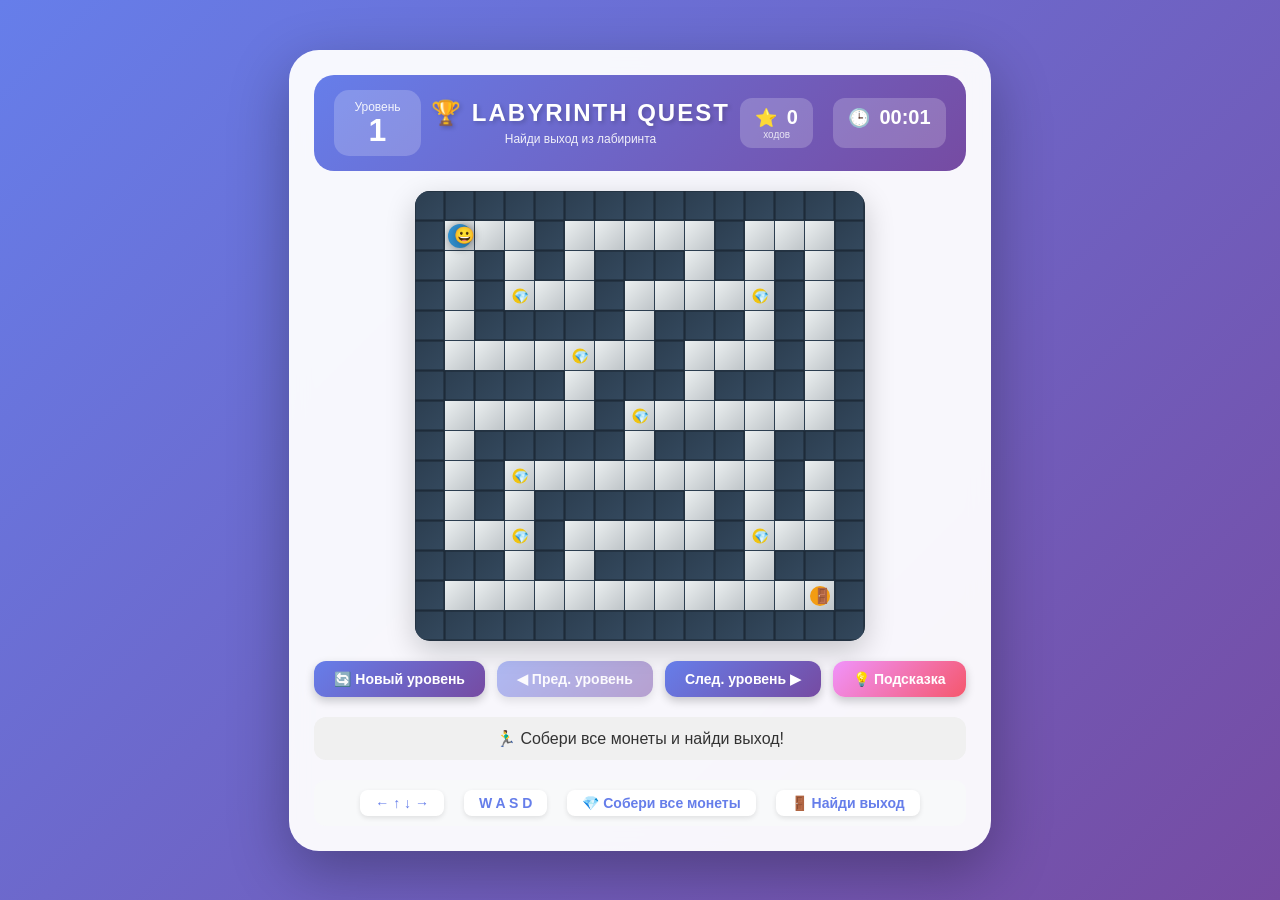
<file: index.html>
<!DOCTYPE html>
<html lang="ru">
<head>
    <meta charset="UTF-8">
    <meta name="viewport" content="width=device-width, initial-scale=1.0, user-scalable=no">
    <title>Labyrinth Quest | Многоуровневый лабиринт</title>
    <link rel="stylesheet" href="style.css">
</head>
<body>
    <div class="game-container">
        <div class="game-header">
            <div class="level-info">
                <span class="label">Уровень</span>
                <span id="levelNumber" class="level-value">1</span>
            </div>
            <div class="game-title">
                <h1>🏆 LABYRINTH QUEST</h1>
                <div class="subtitle">Найди выход из лабиринта</div>
            </div>
            <div class="stats">
                <div class="stat">
                    <span class="stat-icon">⭐</span>
                    <span id="movesCount" class="stat-value">0</span>
                    <span class="stat-label">ходов</span>
                </div>
                <div class="stat">
                    <span class="stat-icon">🕒</span>
                    <span id="timerDisplay" class="stat-value">00:00</span>
                </div>
            </div>
        </div>

        <canvas id="gameCanvas" width="600" height="600"></canvas>

        <div class="game-controls">
            <button id="resetBtn" class="control-btn">🔄 Новый уровень</button>
            <button id="prevBtn" class="control-btn" disabled>◀ Пред. уровень</button>
            <button id="nextBtn" class="control-btn">След. уровень ▶</button>
            <button id="hintBtn" class="control-btn hint">💡 Подсказка</button>
        </div>

        <div class="game-status">
            <div id="statusMessage" class="status-message">✨ Используй стрелки или WASD для движения</div>
        </div>

        <div class="instructions">
            <div class="instruction-item">← ↑ ↓ →</div>
            <div class="instruction-item">W A S D</div>
            <div class="instruction-item">💎 Собери все монеты</div>
            <div class="instruction-item">🚪 Найди выход</div>
        </div>
    </div>

    <div id="victoryModal" class="modal">
        <div class="modal-content">
            <div class="modal-header">🎉 ПОБЕДА! 🎉</div>
            <div class="modal-body">
                <p>Ты прошёл уровень <span id="completedLevel"></span>!</p>
                <p>Ходов сделано: <span id="finalMoves"></span></p>
                <p>Время прохождения: <span id="finalTime"></span></p>
            </div>
            <div class="modal-footer">
                <button id="nextLevelBtn" class="modal-btn">Следующий уровень 🚀</button>
                <button id="restartLevelBtn" class="modal-btn secondary">Пройти заново 🔄</button>
            </div>
        </div>
    </div>

    <script src="script.js"></script>
</body>
</html>
</file>
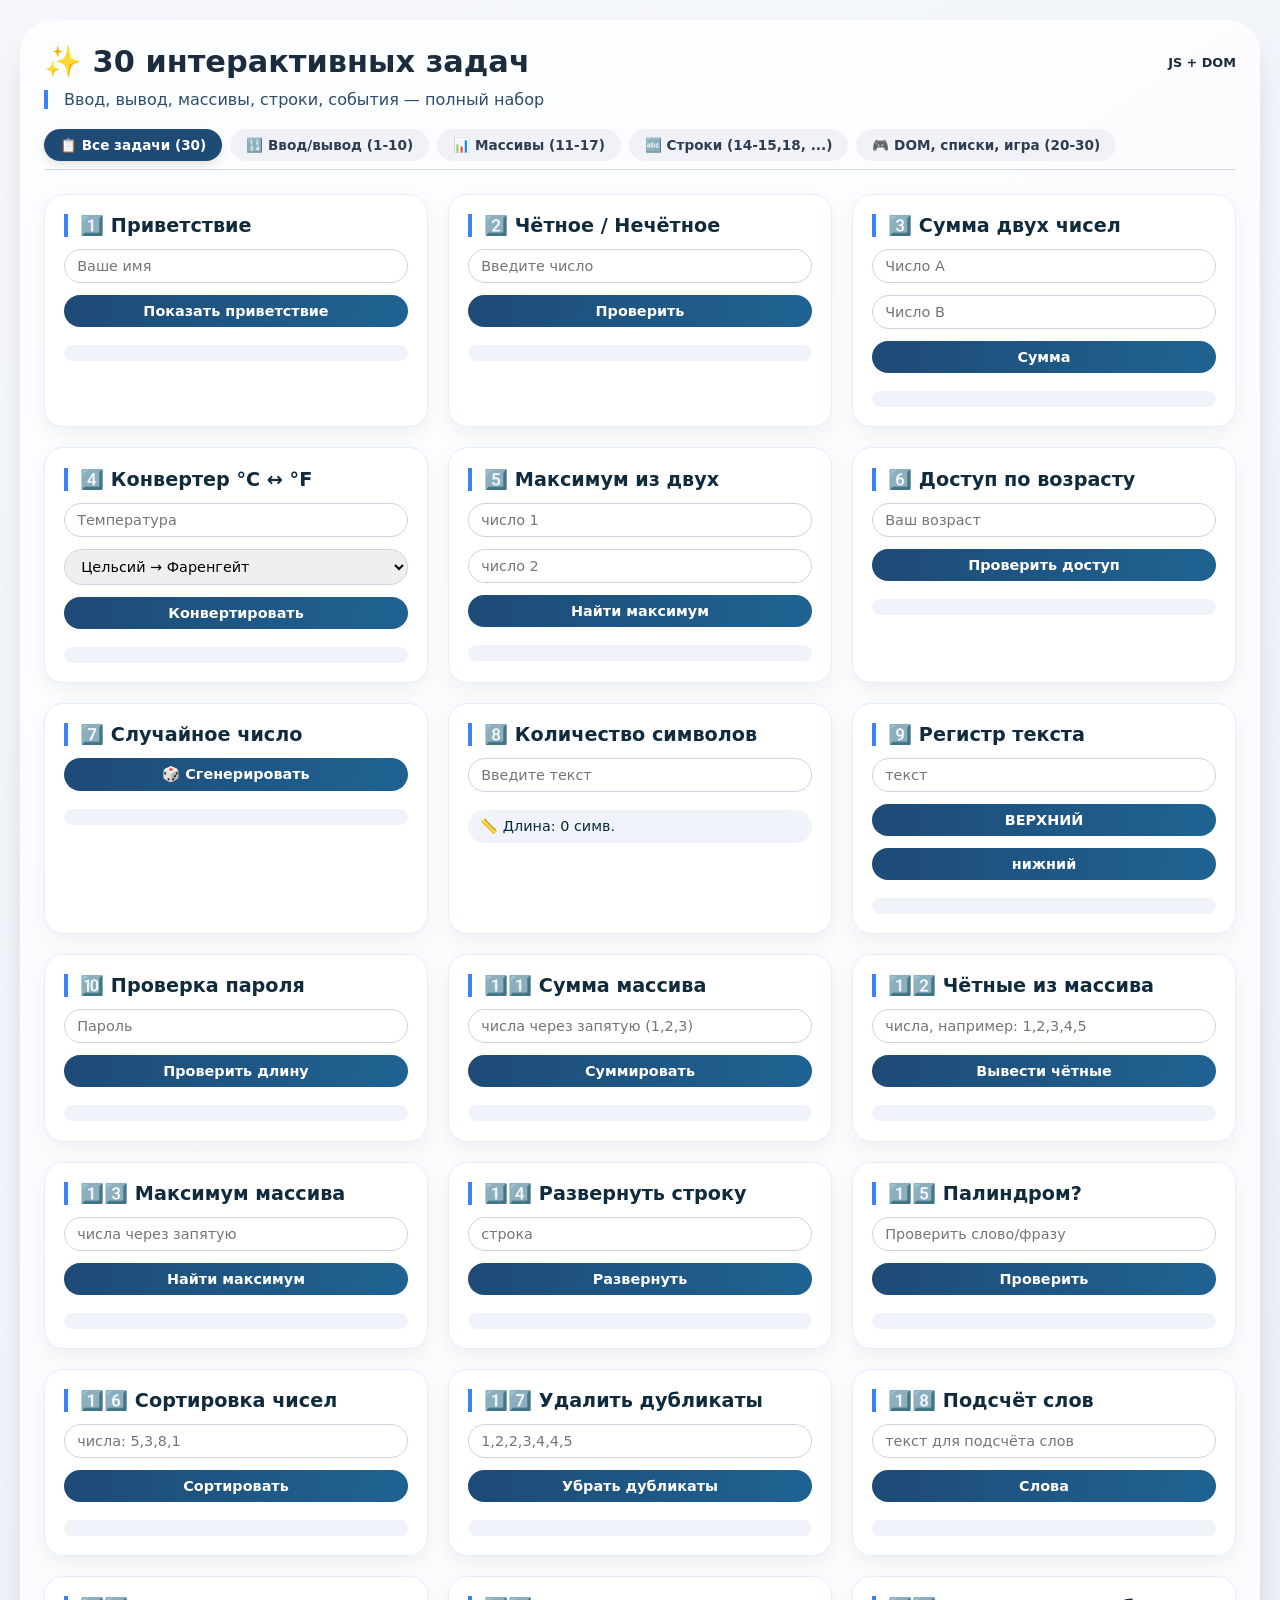
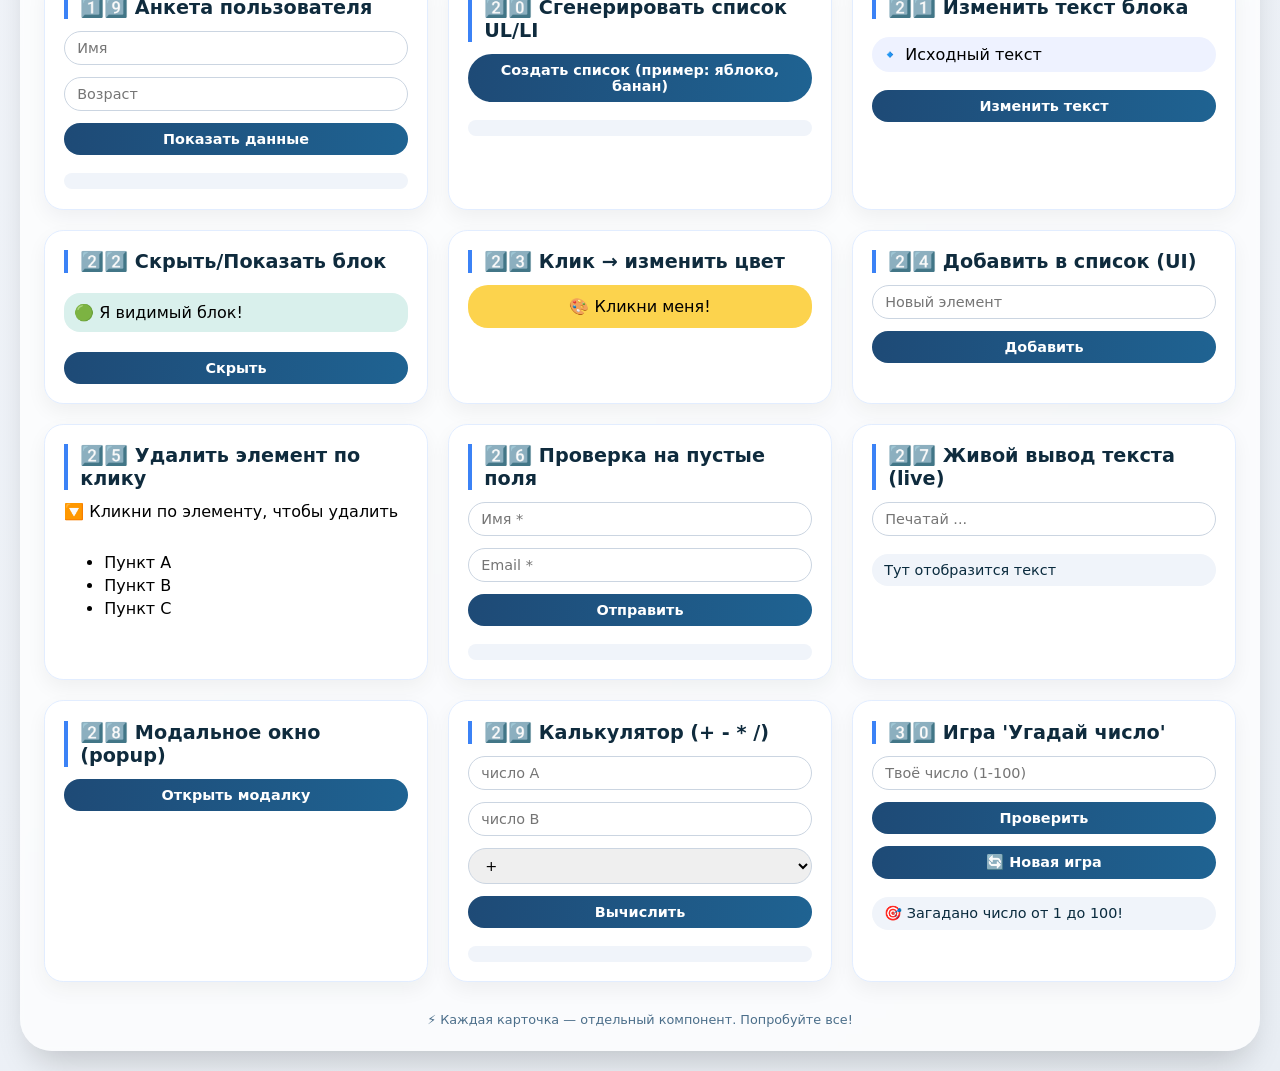
<file: Ризо/задания 3 Т.А/index.html>
<!DOCTYPE html>
<html lang="ru">
<head>
    <meta charset="UTF-8">
    <meta name="viewport" content="width=device-width, initial-scale=1.0, user-scalable=yes">
    <title>30 интерактивных задач на JavaScript</title>
    <style>
        * {
            box-sizing: border-box;
            font-family: system-ui, 'Segoe UI', 'Roboto', sans-serif;
        }
        body {
            background: linear-gradient(145deg, #f5f7fc 0%, #e9eef4 100%);
            margin: 0;
            padding: 20px;
            min-height: 100vh;
        }
        .container {
            max-width: 1400px;
            margin: 0 auto;
            background: rgba(255,255,255,0.75);
            backdrop-filter: blur(2px);
            border-radius: 2rem;
            box-shadow: 0 20px 35px -12px rgba(0,0,0,0.2);
            overflow: hidden;
            padding: 1.5rem;
        }
        h1 {
            margin: 0 0 0.5rem 0;
            font-size: 1.9rem;
            color: #1a2c3e;
            display: flex;
            align-items: center;
            gap: 12px;
            flex-wrap: wrap;
            justify-content: space-between;
        }
        .sub {
            color: #2c4c6e;
            border-left: 4px solid #3b82f6;
            padding-left: 16px;
            margin: 10px 0 20px 0;
            font-weight: 500;
        }
        /* вкладки */
        .tabs {
            display: flex;
            flex-wrap: wrap;
            gap: 8px;
            margin-bottom: 24px;
            border-bottom: 1px solid #cddae9;
            padding-bottom: 8px;
        }
        .tab-btn {
            background: #f0f2f8;
            border: none;
            padding: 8px 16px;
            border-radius: 40px;
            font-weight: 600;
            color: #2c3e50;
            cursor: pointer;
            transition: all 0.2s;
            font-size: 0.85rem;
        }
        .tab-btn.active {
            background: #1e4a76;
            color: white;
            box-shadow: 0 4px 8px rgba(0,0,0,0.1);
        }
        /* сетка карточек */
        .tasks-grid {
            display: grid;
            grid-template-columns: repeat(auto-fill, minmax(340px, 1fr));
            gap: 20px;
        }
        .card {
            background: white;
            border-radius: 1.2rem;
            padding: 1.2rem;
            box-shadow: 0 8px 20px rgba(0,0,0,0.05);
            transition: transform 0.1s ease;
            border: 1px solid #e2edff;
        }
        .card h3 {
            margin: 0 0 12px 0;
            font-size: 1.2rem;
            color: #0f2b3d;
            display: flex;
            align-items: center;
            gap: 8px;
            border-left: 4px solid #3b82f6;
            padding-left: 12px;
        }
        .card-content {
            display: flex;
            flex-direction: column;
            gap: 12px;
        }
        input, button, select {
            padding: 8px 12px;
            border-radius: 60px;
            border: 1px solid #cbd5e1;
            font-size: 0.9rem;
            outline: none;
            transition: all 0.2s;
        }
        input:focus {
            border-color: #3b82f6;
            box-shadow: 0 0 0 2px rgba(59,130,246,0.2);
        }
        button {
            background: #1f6392;
            color: white;
            border: none;
            font-weight: 600;
            cursor: pointer;
            background: linear-gradient(95deg, #1e4a76, #1f6392);
        }
        button:active {
            transform: scale(0.97);
        }
        .result {
            background: #f0f4fa;
            padding: 8px 12px;
            border-radius: 1.2rem;
            font-size: 0.9rem;
            color: #0a2b3e;
            word-break: break-word;
            margin-top: 6px;
        }
        .inline-group {
            display: flex;
            gap: 8px;
            flex-wrap: wrap;
            align-items: center;
        }
        hr {
            margin: 6px 0;
        }
        .badge {
            font-size: 0.7rem;
            background: #dee5f0;
            border-radius: 50px;
            padding: 2px 8px;
        }
        footer {
            margin-top: 30px;
            text-align: center;
            font-size: 0.8rem;
            color: #4b6e8a;
        }
        @media (max-width: 700px) {
            .tasks-grid {
                grid-template-columns: 1fr;
            }
            .container {
                padding: 1rem;
            }
        }
    </style>
</head>
<body>
<div class="container">
    <h1>✨ 30 интерактивных задач <span style="font-size:0.8rem;">JS + DOM</span></h1>
    <div class="sub">Ввод, вывод, массивы, строки, события — полный набор</div>
    
    <div class="tabs" id="tabsContainer"></div>
    
    <div id="tasksContainer" class="tasks-grid"></div>
    <footer>⚡ Каждая карточка — отдельный компонент. Попробуйте все!</footer>
</div>

<script>
    // ---------- ВСЕ 30 ЗАДАЧ в виде конфигурации ----------
    const tasks = [
        { // 1
            title: "1️⃣ Приветствие", 
            render: (card) => {
                const input = document.createElement("input");
                input.placeholder = "Ваше имя";
                const btn = document.createElement("button");
                btn.textContent = "Показать приветствие";
                const resultDiv = document.createElement("div");
                resultDiv.className = "result";
                btn.onclick = () => {
                    const name = input.value.trim();
                    resultDiv.textContent = name ? `👋 Привет, ${name}!` : "❌ Введите имя";
                };
                card.append(input, btn, resultDiv);
            }
        },
        { // 2
            title: "2️⃣ Чётное / Нечётное",
            render: (card) => {
                const input = document.createElement("input");
                input.type = "number";
                input.placeholder = "Введите число";
                const btn = document.createElement("button");
                btn.textContent = "Проверить";
                const res = document.createElement("div");
                res.className = "result";
                btn.onclick = () => {
                    let val = input.value.trim();
                    if(val === "") { res.textContent = "Введите число"; return; }
                    let num = Number(val);
                    if(isNaN(num)) res.textContent = "Некорректное число";
                    else res.textContent = num % 2 === 0 ? `✅ ${num} — чётное` : `🔹 ${num} — нечётное`;
                };
                card.append(input, btn, res);
            }
        },
        { // 3
            title: "3️⃣ Сумма двух чисел",
            render: (card) => {
                const inpA = document.createElement("input"); inpA.placeholder = "Число A"; inpA.type = "number";
                const inpB = document.createElement("input"); inpB.placeholder = "Число B"; inpB.type = "number";
                const btn = document.createElement("button"); btn.textContent = "Сумма";
                const res = document.createElement("div"); res.className = "result";
                btn.onclick = () => {
                    let a = parseFloat(inpA.value);
                    let b = parseFloat(inpB.value);
                    if(isNaN(a)) a = 0;
                    if(isNaN(b)) b = 0;
                    res.textContent = `🧮 Сумма = ${a + b}`;
                };
                card.append(inpA, inpB, btn, res);
            }
        },
        { // 4
            title: "4️⃣ Конвертер °C ↔ °F",
            render: (card) => {
                const inp = document.createElement("input"); inp.placeholder = "Температура";
                const select = document.createElement("select");
                select.innerHTML = `<option value="CtoF">Цельсий → Фаренгейт</option><option value="FtoC">Фаренгейт → Цельсий</option>`;
                const btn = document.createElement("button"); btn.textContent = "Конвертировать";
                const res = document.createElement("div"); res.className = "result";
                btn.onclick = () => {
                    let val = parseFloat(inp.value);
                    if(isNaN(val)) { res.textContent = "Введите число"; return; }
                    let out;
                    if(select.value === "CtoF") out = (val * 9/5) + 32;
                    else out = (val - 32) * 5/9;
                    res.textContent = `Результат: ${out.toFixed(2)} ${select.value === "CtoF" ? "°F" : "°C"}`;
                };
                card.append(inp, select, btn, res);
            }
        },
        { // 5
            title: "5️⃣ Максимум из двух",
            render: (card) => {
                const a = document.createElement("input"); a.placeholder = "число 1"; a.type = "number";
                const b = document.createElement("input"); b.placeholder = "число 2"; b.type = "number";
                const btn = document.createElement("button"); btn.textContent = "Найти максимум";
                const res = document.createElement("div"); res.className = "result";
                btn.onclick = () => {
                    let x = parseFloat(a.value), y = parseFloat(b.value);
                    if(isNaN(x)) x = -Infinity; if(isNaN(y)) y = -Infinity;
                    if(x === -Infinity && y === -Infinity) res.textContent = "Введите числа";
                    else res.textContent = `📈 Максимум: ${Math.max(x, y)}`;
                };
                card.append(a, b, btn, res);
            }
        },
        { // 6
            title: "6️⃣ Доступ по возрасту",
            render: (card) => {
                const inp = document.createElement("input"); inp.type = "number"; inp.placeholder = "Ваш возраст";
                const btn = document.createElement("button"); btn.textContent = "Проверить доступ";
                const res = document.createElement("div"); res.className = "result";
                btn.onclick = () => {
                    let age = parseInt(inp.value);
                    if(isNaN(age)) res.textContent = "Введите возраст";
                    else res.textContent = age >= 18 ? "✅ Доступ разрешён" : "⛔ Доступ запрещён";
                };
                card.append(inp, btn, res);
            }
        },
        { // 7
            title: "7️⃣ Случайное число",
            render: (card) => {
                const btn = document.createElement("button"); btn.textContent = "🎲 Сгенерировать";
                const res = document.createElement("div"); res.className = "result";
                btn.onclick = () => {
                    let rand = Math.floor(Math.random() * 100) + 1;
                    res.textContent = `🎲 Случайное число: ${rand}`;
                };
                card.append(btn, res);
            }
        },
        { // 8
            title: "8️⃣ Количество символов",
            render: (card) => {
                const inp = document.createElement("input"); inp.placeholder = "Введите текст";
                const res = document.createElement("div"); res.className = "result";
                const update = () => {
                    res.textContent = `📏 Длина: ${inp.value.length} симв.`;
                };
                inp.addEventListener("input", update);
                update();
                card.append(inp, res);
            }
        },
        { // 9
            title: "9️⃣ Регистр текста",
            render: (card) => {
                const inp = document.createElement("input"); inp.placeholder = "текст";
                const btnUp = document.createElement("button"); btnUp.textContent = "ВЕРХНИЙ";
                const btnLow = document.createElement("button"); btnLow.textContent = "нижний";
                const res = document.createElement("div"); res.className = "result";
                btnUp.onclick = () => res.textContent = inp.value.toUpperCase();
                btnLow.onclick = () => res.textContent = inp.value.toLowerCase();
                card.append(inp, btnUp, btnLow, res);
            }
        },
        { // 10
            title: "🔟 Проверка пароля",
            render: (card) => {
                const pass = document.createElement("input"); pass.type = "password"; pass.placeholder = "Пароль";
                const btn = document.createElement("button"); btn.textContent = "Проверить длину";
                const res = document.createElement("div"); res.className = "result";
                btn.onclick = () => {
                    let len = pass.value.length;
                    if(len === 0) res.textContent = "Введите пароль";
                    else if(len >= 6) res.textContent = `✅ Длина ${len} — надёжный`;
                    else res.textContent = `⚠️ Слишком короткий (${len} симв.) минимум 6`;
                };
                card.append(pass, btn, res);
            }
        },
        { // 11
            title: "1️⃣1️⃣ Сумма массива",
            render: (card) => {
                const inp = document.createElement("input"); inp.placeholder = "числа через запятую (1,2,3)";
                const btn = document.createElement("button"); btn.textContent = "Суммировать";
                const res = document.createElement("div"); res.className = "result";
                btn.onclick = () => {
                    let str = inp.value;
                    let arr = str.split(",").map(s => parseFloat(s.trim())).filter(v => !isNaN(v));
                    let sum = arr.reduce((acc, v) => acc + v, 0);
                    res.textContent = `Сумма элементов: ${sum}`;
                };
                card.append(inp, btn, res);
            }
        },
        { // 12
            title: "1️⃣2️⃣ Чётные из массива",
            render: (card) => {
                const inp = document.createElement("input"); inp.placeholder = "числа, например: 1,2,3,4,5";
                const btn = document.createElement("button"); btn.textContent = "Вывести чётные";
                const res = document.createElement("div"); res.className = "result";
                btn.onclick = () => {
                    let items = inp.value.split(",").map(s => parseInt(s.trim())).filter(v => !isNaN(v));
                    let evens = items.filter(n => n % 2 === 0);
                    res.textContent = evens.length ? `✅ чётные: ${evens.join(", ")}` : "Нет чётных чисел";
                };
                card.append(inp, btn, res);
            }
        },
        { // 13
            title: "1️⃣3️⃣ Максимум массива",
            render: (card) => {
                const inp = document.createElement("input"); inp.placeholder = "числа через запятую";
                const btn = document.createElement("button"); btn.textContent = "Найти максимум";
                const res = document.createElement("div"); res.className = "result";
                btn.onclick = () => {
                    let arr = inp.value.split(",").map(Number).filter(v => !isNaN(v));
                    if(!arr.length) res.textContent = "Введите хотя бы одно число";
                    else res.textContent = `🏆 Максимум: ${Math.max(...arr)}`;
                };
                card.append(inp, btn, res);
            }
        },
        { // 14
            title: "1️⃣4️⃣ Развернуть строку",
            render: (card) => {
                const inp = document.createElement("input"); inp.placeholder = "строка";
                const btn = document.createElement("button"); btn.textContent = "Развернуть";
                const res = document.createElement("div"); res.className = "result";
                btn.onclick = () => {
                    let rev = inp.value.split("").reverse().join("");
                    res.textContent = rev ? `🔁 ${rev}` : "Введите текст";
                };
                card.append(inp, btn, res);
            }
        },
        { // 15
            title: "1️⃣5️⃣ Палиндром?",
            render: (card) => {
                const inp = document.createElement("input"); inp.placeholder = "Проверить слово/фразу";
                const btn = document.createElement("button"); btn.textContent = "Проверить";
                const res = document.createElement("div"); res.className = "result";
                btn.onclick = () => {
                    let raw = inp.value;
                    let cleaned = raw.toLowerCase().replace(/[^а-яa-z0-9]/g, '');
                    let isPal = cleaned === cleaned.split("").reverse().join("");
                    res.textContent = isPal ? "✨ Это палиндром!" : "❌ Не палиндром";
                };
                card.append(inp, btn, res);
            }
        },
        { // 16
            title: "1️⃣6️⃣ Сортировка чисел",
            render: (card) => {
                const inp = document.createElement("input"); inp.placeholder = "числа: 5,3,8,1";
                const btn = document.createElement("button"); btn.textContent = "Сортировать";
                const res = document.createElement("div"); res.className = "result";
                btn.onclick = () => {
                    let arr = inp.value.split(",").map(Number).filter(v => !isNaN(v));
                    let sorted = [...arr].sort((a,b)=>a-b);
                    res.textContent = sorted.length ? `📊 По возрастанию: ${sorted.join(", ")}` : "Введите числа";
                };
                card.append(inp, btn, res);
            }
        },
        { // 17
            title: "1️⃣7️⃣ Удалить дубликаты",
            render: (card) => {
                const inp = document.createElement("input"); inp.placeholder = "1,2,2,3,4,4,5";
                const btn = document.createElement("button"); btn.textContent = "Убрать дубликаты";
                const res = document.createElement("div"); res.className = "result";
                btn.onclick = () => {
                    let items = inp.value.split(",").map(s => s.trim());
                    let unique = [...new Set(items)];
                    res.textContent = `Уникальные: ${unique.join(", ")}`;
                };
                card.append(inp, btn, res);
            }
        },
        { // 18
            title: "1️⃣8️⃣ Подсчёт слов",
            render: (card) => {
                const inp = document.createElement("input"); inp.placeholder = "текст для подсчёта слов";
                const btn = document.createElement("button"); btn.textContent = "Слова";
                const res = document.createElement("div"); res.className = "result";
                btn.onclick = () => {
                    let words = inp.value.trim().split(/\s+/).filter(w => w.length > 0);
                    res.textContent = `📖 Количество слов: ${words.length}`;
                };
                card.append(inp, btn, res);
            }
        },
        { // 19
            title: "1️⃣9️⃣ Анкета пользователя",
            render: (card) => {
                const nameInp = document.createElement("input"); nameInp.placeholder = "Имя";
                const ageInp = document.createElement("input"); ageInp.placeholder = "Возраст"; ageInp.type = "number";
                const btn = document.createElement("button"); btn.textContent = "Показать данные";
                const res = document.createElement("div"); res.className = "result";
                btn.onclick = () => {
                    if(!nameInp.value.trim()) {res.textContent = "Укажите имя"; return;}
                    let age = ageInp.value;
                    res.textContent = `👤 Пользователь: ${nameInp.value}, возраст: ${age || "не указан"}`;
                };
                card.append(nameInp, ageInp, btn, res);
            }
        },
        { // 20
            title: "2️⃣0️⃣ Сгенерировать список UL/LI",
            render: (card) => {
                const btn = document.createElement("button"); btn.textContent = "Создать список (пример: яблоко, банан)";
                const res = document.createElement("div"); res.className = "result";
                const ulContainer = document.createElement("div");
                btn.onclick = () => {
                    const items = ["JavaScript", "HTML", "CSS", "React"];
                    const ul = document.createElement("ul");
                    ul.style.marginTop = "8px";
                    ul.style.paddingLeft = "20px";
                    items.forEach(item => { const li = document.createElement("li"); li.textContent = item; ul.appendChild(li); });
                    ulContainer.innerHTML = "";
                    ulContainer.appendChild(ul);
                    res.textContent = "✨ Список технологий:";
                };
                card.append(btn, res, ulContainer);
            }
        },
        { // 21
            title: "2️⃣1️⃣ Изменить текст блока",
            render: (card) => {
                const block = document.createElement("div"); block.textContent = "🔹 Исходный текст"; block.style.background = "#eef2ff"; block.style.padding = "8px"; block.style.borderRadius = "20px"; block.style.margin = "6px 0";
                const btn = document.createElement("button"); btn.textContent = "Изменить текст";
                btn.onclick = () => { block.textContent = "✅ Текст был изменён!"; };
                card.append(block, btn);
            }
        },
        { // 22
            title: "2️⃣2️⃣ Скрыть/Показать блок",
            render: (card) => {
                const target = document.createElement("div"); target.textContent = "🟢 Я видимый блок!"; target.style.background = "#d9f0ec"; target.style.padding = "10px"; target.style.borderRadius = "16px"; target.style.margin = "8px 0";
                const toggleBtn = document.createElement("button"); toggleBtn.textContent = "Скрыть";
                let hidden = false;
                toggleBtn.onclick = () => {
                    hidden = !hidden;
                    target.style.display = hidden ? "none" : "block";
                    toggleBtn.textContent = hidden ? "Показать" : "Скрыть";
                };
                card.append(target, toggleBtn);
            }
        },
        { // 23
            title: "2️⃣3️⃣ Клик → изменить цвет",
            render: (card) => {
                const colorBlock = document.createElement("div"); colorBlock.textContent = "🎨 Кликни меня!"; colorBlock.style.background = "#fcd34d"; colorBlock.style.padding = "12px"; colorBlock.style.borderRadius = "20px"; colorBlock.style.textAlign = "center"; colorBlock.style.cursor = "pointer"; colorBlock.style.transition = "0.1s";
                const colors = ["#f87171", "#60a5fa", "#34d399", "#fbbf24", "#c084fc"];
                let idx = 0;
                colorBlock.onclick = () => {
                    idx = (idx+1)%colors.length;
                    colorBlock.style.backgroundColor = colors[idx];
                };
                card.append(colorBlock);
            }
        },
        { // 24
            title: "2️⃣4️⃣ Добавить в список (UI)",
            render: (card) => {
                const inp = document.createElement("input"); inp.placeholder = "Новый элемент";
                const btn = document.createElement("button"); btn.textContent = "Добавить";
                const listUl = document.createElement("ul"); listUl.style.margin = "8px 0 0 16px"; listUl.style.maxHeight = "100px"; listUl.style.overflow = "auto";
                btn.onclick = () => {
                    if(inp.value.trim() === "") return;
                    const li = document.createElement("li"); li.textContent = inp.value;
                    listUl.appendChild(li);
                    inp.value = "";
                };
                card.append(inp, btn, listUl);
            }
        },
        { // 25
            title: "2️⃣5️⃣ Удалить элемент по клику",
            render: (card) => {
                const containerList = document.createElement("div");
                const sample = ["Пункт A", "Пункт B", "Пункт C"];
                const ul = document.createElement("ul");
                const refreshList = () => {
                    ul.innerHTML = "";
                    sample.forEach((txt, idx) => {
                        const li = document.createElement("li");
                        li.textContent = txt;
                        li.style.cursor = "pointer";
                        li.style.margin = "4px 0";
                        li.onclick = () => {
                            sample.splice(idx, 1);
                            refreshList();
                        };
                        ul.appendChild(li);
                    });
                };
                refreshList();
                card.append(document.createTextNode("🔽 Кликни по элементу, чтобы удалить"), ul);
            }
        },
        { // 26
            title: "2️⃣6️⃣ Проверка на пустые поля",
            render: (card) => {
                const name = document.createElement("input"); name.placeholder = "Имя *";
                const email = document.createElement("input"); email.placeholder = "Email *";
                const btn = document.createElement("button"); btn.textContent = "Отправить";
                const res = document.createElement("div"); res.className = "result";
                btn.onclick = () => {
                    if(!name.value.trim() || !email.value.trim()) res.textContent = "❌ Заполните все поля!";
                    else res.textContent = `✅ Принято: ${name.value}, ${email.value}`;
                };
                card.append(name, email, btn, res);
            }
        },
        { // 27
            title: "2️⃣7️⃣ Живой вывод текста (live)",
            render: (card) => {
                const inp = document.createElement("input"); inp.placeholder = "Печатай ...";
                const preview = document.createElement("div"); preview.className = "result"; preview.textContent = "Тут отобразится текст";
                inp.addEventListener("input", (e) => { preview.textContent = e.target.value || "⌨️ Введите что-нибудь"; });
                card.append(inp, preview);
            }
        },
        { // 28
            title: "2️⃣8️⃣ Модальное окно (popup)",
            render: (card) => {
                const openBtn = document.createElement("button"); openBtn.textContent = "Открыть модалку";
                let modal = null;
                const closeModal = () => { if(modal) modal.remove(); modal = null; };
                openBtn.onclick = () => {
                    if(modal) return;
                    modal = document.createElement("div");
                    modal.style.position = "fixed"; modal.style.top = "0"; modal.style.left = "0"; modal.style.width = "100%"; modal.style.height = "100%";
                    modal.style.background = "rgba(0,0,0,0.5)"; modal.style.display = "flex"; modal.style.alignItems = "center"; modal.style.justifyContent = "center"; modal.style.zIndex = "1000";
                    const pop = document.createElement("div"); pop.style.backgroundColor = "white"; pop.style.padding = "24px"; pop.style.borderRadius = "32px"; pop.style.minWidth = "220px"; pop.style.textAlign = "center";
                    pop.innerHTML = `<h4>Модальное окно</h4><p>Произвольный контент</p><button id="modalClose">Закрыть</button>`;
                    modal.appendChild(pop);
                    document.body.appendChild(modal);
                    document.getElementById("modalClose").onclick = closeModal;
                    modal.onclick = (e) => { if(e.target === modal) closeModal(); };
                };
                card.append(openBtn);
            }
        },
        { // 29
            title: "2️⃣9️⃣ Калькулятор (+ - * /)",
            render: (card) => {
                const a = document.createElement("input"); a.placeholder = "число A"; a.type = "number";
                const b = document.createElement("input"); b.placeholder = "число B"; b.type = "number";
                const ops = ["+", "-", "*", "/"];
                const sel = document.createElement("select");
                ops.forEach(op => { let opt = document.createElement("option"); opt.value = op; opt.textContent = op; sel.appendChild(opt); });
                const btn = document.createElement("button"); btn.textContent = "Вычислить";
                const res = document.createElement("div"); res.className = "result";
                btn.onclick = () => {
                    let x = parseFloat(a.value), y = parseFloat(b.value);
                    if(isNaN(x) || isNaN(y)) { res.textContent = "Введите оба числа"; return; }
                    let r;
                    switch(sel.value) {
                        case "+": r = x + y; break;
                        case "-": r = x - y; break;
                        case "*": r = x * y; break;
                        case "/": r = y !== 0 ? x / y : "∞ (деление на 0)"; break;
                    }
                    res.textContent = `${x} ${sel.value} ${y} = ${r}`;
                };
                card.append(a, b, sel, btn, res);
            }
        },
        { // 30
            title: "3️⃣0️⃣ Игра 'Угадай число'",
            render: (card) => {
                let secret = Math.floor(Math.random() * 100) + 1;
                let attempts = 0;
                const guessInp = document.createElement("input"); guessInp.type = "number"; guessInp.placeholder = "Твоё число (1-100)";
                const btnGuess = document.createElement("button"); btnGuess.textContent = "Проверить";
                const resetBtn = document.createElement("button"); resetBtn.textContent = "🔄 Новая игра";
                const msg = document.createElement("div"); msg.className = "result"; msg.textContent = "🎯 Загадано число от 1 до 100!";
                btnGuess.onclick = () => {
                    let g = parseInt(guessInp.value);
                    if(isNaN(g)) { msg.textContent = "Введи число!"; return; }
                    attempts++;
                    if(g === secret) { msg.textContent = `🎉 Поздравляю! Угадал за ${attempts} попыток!`; }
                    else if(g < secret) msg.textContent = `📈 Загаданное БОЛЬШЕ, чем ${g}`;
                    else msg.textContent = `📉 Загаданное МЕНЬШЕ, чем ${g}`;
                };
                resetBtn.onclick = () => { secret = Math.floor(Math.random() * 100) + 1; attempts = 0; msg.textContent = "✨ Новая игра! Число от 1 до 100"; guessInp.value = ""; };
                card.append(guessInp, btnGuess, resetBtn, msg);
            }
        }
    ];

    // Рендер с вкладками без потери состояния (только отображение)
    let currentTab = "all";
    function renderUI() {
        const tabsDiv = document.getElementById("tabsContainer");
        const container = document.getElementById("tasksContainer");
        if(!tabsDiv || !container) return;
        // группы
        const groups = [
            { id: "all", label: "📋 Все задачи (30)" },
            { id: "basic", label: "🔢 Ввод/вывод (1-10)" },
            { id: "arrays", label: "📊 Массивы (11-17)" },
            { id: "strings", label: "🔤 Строки (14-15,18, ...)" },
            { id: "dom", label: "🎮 DOM, списки, игра (20-30)" }
        ];
        tabsDiv.innerHTML = "";
        groups.forEach(gr => {
            const btn = document.createElement("button");
            btn.textContent = gr.label;
            btn.classList.add("tab-btn");
            if(currentTab === gr.id) btn.classList.add("active");
            btn.onclick = () => { currentTab = gr.id; renderUI(); };
            tabsDiv.appendChild(btn);
        });
        container.innerHTML = "";
        let filtered = tasks.map((t, idx) => ({ t, idx }));
        if(currentTab !== "all") {
            if(currentTab === "basic") filtered = filtered.filter((_,i) => i >=0 && i <=9);
            else if(currentTab === "arrays") filtered = filtered.filter((_,i) => i >=10 && i <=16);
            else if(currentTab === "strings") filtered = filtered.filter((_,i) => i ===13 || i===14 || i===17);
            else if(currentTab === "dom") filtered = filtered.filter((_,i) => i >=19);
        }
        filtered.forEach(({t, idx}) => {
            const card = document.createElement("div");
            card.className = "card";
            const h3 = document.createElement("h3");
            h3.textContent = t.title;
            card.appendChild(h3);
            const contentDiv = document.createElement("div");
            contentDiv.className = "card-content";
            card.appendChild(contentDiv);
            t.render(contentDiv);
            container.appendChild(card);
        });
    }
    renderUI();
</script>
</body>
</html>
</file>
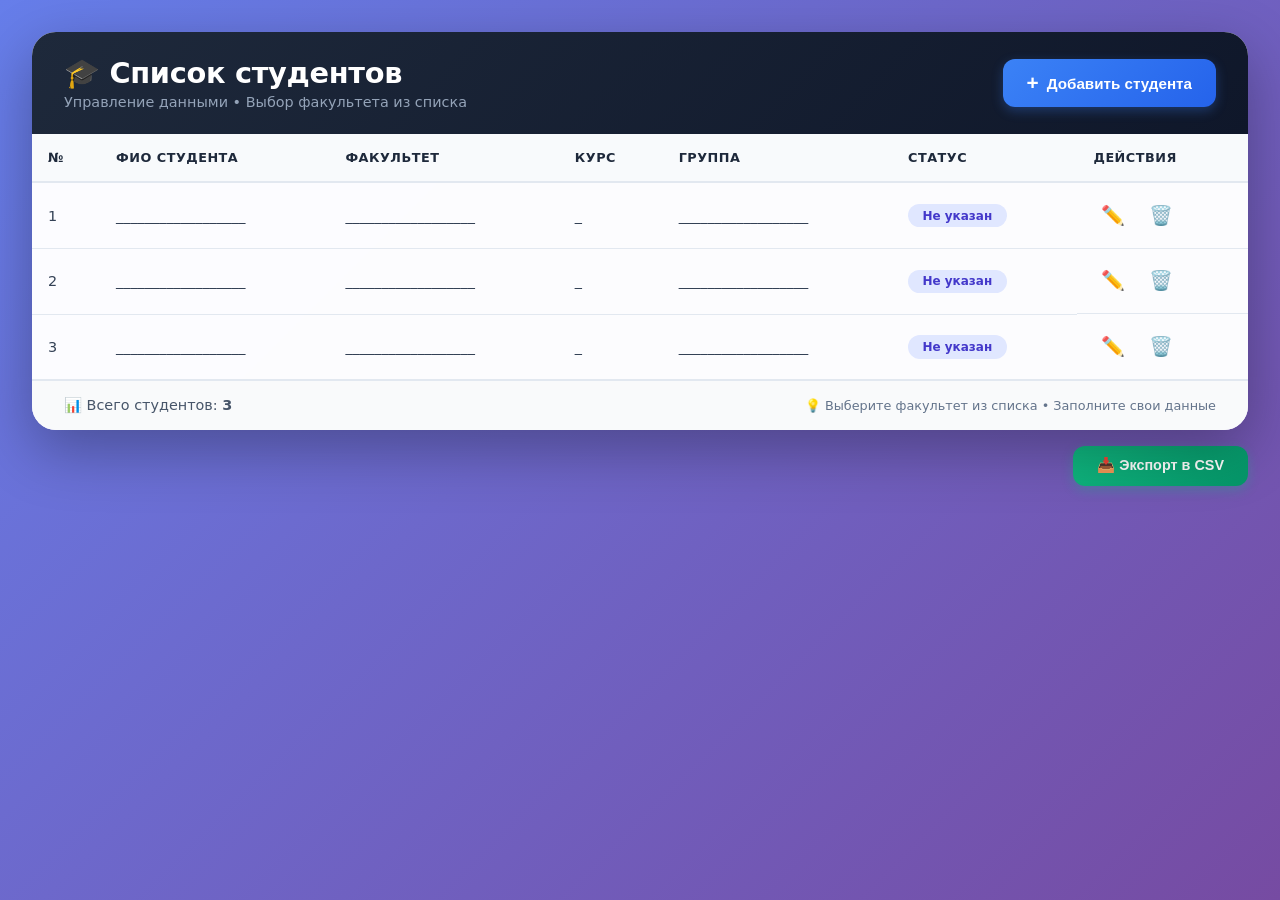
<file: Ризо/Новая папка/index.html>
<!-- index.html -->
<!DOCTYPE html>
<html lang="ru">
<head>
  <meta charset="UTF-8">
  <meta name="viewport" content="width=device-width, initial-scale=1.0, user-scalable=yes">
  <title>Современная таблица студентов | Выбор факультета</title>
  <link rel="stylesheet" href="style.css">
</head>
<body>
  <div class="container">
    <div class="table-card">
      <div class="card-header">
        <div class="title-section">
          <h1>🎓 Список студентов</h1>
          <p>Управление данными • Выбор факультета из списка</p>
        </div>
        <button class="btn-primary" id="addStudentBtn">
          <span class="btn-icon">+</span>
          Добавить студента
        </button>
      </div>

      <div class="table-wrapper">
        <table class="modern-table" id="studentTable">
          <thead>
            <tr>
              <th>№</th>
              <th>ФИО студента</th>
              <th>Факультет</th>
              <th>Курс</th>
              <th>Группа</th>
              <th>Статус</th>
              <th>Действия</th>
            </tr>
          </thead>
          <tbody id="tableBody">
            <!-- Пустые строки-примеры (без имен) -->
            <tr>
              <td>1</td>
              <td contenteditable="false">__________________</td>
              <td contenteditable="false">__________________</td>
              <td contenteditable="false">_</td>
              <td contenteditable="false">__________________</td>
              <td contenteditable="false"><span class="status-badge">Не указан</span></td>
              <td class="actions-cell">
                <button class="action-btn edit-btn" title="Редактировать">✏️</button>
                <button class="action-btn delete-btn" title="Удалить">🗑️</button>
              </td>
            </tr>
            <tr>
              <td>2</td>
              <td contenteditable="false">__________________</td>
              <td contenteditable="false">__________________</td>
              <td contenteditable="false">_</td>
              <td contenteditable="false">__________________</td>
              <td contenteditable="false"><span class="status-badge">Не указан</span></td>
              <td class="actions-cell">
                <button class="action-btn edit-btn" title="Редактировать">✏️</button>
                <button class="action-btn delete-btn" title="Удалить">🗑️</button>
              </td>
            </tr>
            <tr>
              <td>3</td>
              <td contenteditable="false">__________________</td>
              <td contenteditable="false">__________________</td>
              <td contenteditable="false">_</td>
              <td contenteditable="false">__________________</td>
              <td contenteditable="false"><span class="status-badge">Не указан</span></td>
              <td class="actions-cell">
                <button class="action-btn edit-btn" title="Редактировать">✏️</button>
                <button class="action-btn delete-btn" title="Удалить">🗑️</button>
              </td>
            </tr>
          </tbody>
        </table>
      </div>
      
      <div class="table-footer">
        <div class="stats" id="tableStats">
          <span>📊 Всего студентов: <strong id="studentCount">0</strong></span>
        </div>
        <div class="footer-note">
          💡 Выберите факультет из списка • Заполните свои данные
        </div>
      </div>
    </div>
  </div>

  <!-- Модальное окно для добавления/редактирования -->
  <div id="studentModal" class="modal">
    <div class="modal-content">
      <div class="modal-header">
        <h2 id="modalTitle">Добавить студента</h2>
        <span class="modal-close">&times;</span>
      </div>
      <div class="modal-body">
        <form id="studentForm">
          <div class="form-group">
            <label>ФИО студента *</label>
            <input type="text" id="studentName" placeholder="Иванов Иван Иванович" required>
          </div>
          
          <div class="form-group">
            <label>Факультет *</label>
            <select id="studentFaculty" required>
              <option value="">Выберите факультет</option>
              <option value="Информационных технологий">💻 Информационных технологий</option>
              <option value="Экономический">📊 Экономический</option>
              <option value="Юридический">⚖️ Юридический</option>
              <option value="Медицинский">🏥 Медицинский</option>
              <option value="Инженерный">🔧 Инженерный</option>
              <option value="Филологический">📖 Филологический</option>
              <option value="Физико-математический">🔬 Физико-математический</option>
              <option value="Химический">🧪 Химический</option>
              <option value="Биологический">🧬 Биологический</option>
              <option value="Психологии">🧠 Психологии</option>
              <option value="Журналистики">📰 Журналистики</option>
              <option value="Дизайна">🎨 Дизайна</option>
              <option value="Архитектуры">🏛️ Архитектуры</option>
              <option value="Социологии">👥 Социологии</option>
              <option value="Политологии">🗳️ Политологии</option>
            </select>
          </div>
          
          <div class="form-row">
            <div class="form-group">
              <label>Курс</label>
              <input type="number" id="studentCourse" placeholder="1-6" min="1" max="6" value="1">
            </div>
            <div class="form-group">
              <label>Группа</label>
              <input type="text" id="studentGroup" placeholder="Например: ИТ-311">
            </div>
          </div>
          
          <div class="form-group">
            <label>Статус</label>
            <select id="studentStatus">
              <option value="Активный">🟢 Активный</option>
              <option value="Не указан">⚪ Не указан</option>
              <option value="Выпускник">🎓 Выпускник</option>
              <option value="Академический отпуск">📚 Академический отпуск</option>
              <option value="Новичок">🆕 Новичок</option>
              <option value="Отчислен">❌ Отчислен</option>
            </select>
          </div>
          
          <div class="form-actions">
            <button type="button" class="btn-secondary" id="cancelModalBtn">Отмена</button>
            <button type="submit" class="btn-primary">Сохранить</button>
          </div>
        </form>
      </div>
    </div>
  </div>

  <!-- Кнопка экспорта (дополнительная функция) -->
  <div class="export-btn-container">
    <button class="btn-export" id="exportBtn">
      📥 Экспорт в CSV
    </button>
  </div>

  <script src="script.js"></script>
</body>
</html>
</file>
<file: style.css>
* {
    margin: 0;
    padding: 0;
    box-sizing: border-box;
    user-select: none;
}

body {
    background: linear-gradient(135deg, #667eea 0%, #764ba2 100%);
    min-height: 100vh;
    display: flex;
    justify-content: center;
    align-items: center;
    font-family: 'Segoe UI', 'Poppins', 'Arial', sans-serif;
    padding: 20px;
}

.game-container {
    background: rgba(255, 255, 255, 0.95);
    border-radius: 30px;
    padding: 25px;
    box-shadow: 0 20px 60px rgba(0, 0, 0, 0.3);
    backdrop-filter: blur(10px);
    animation: fadeIn 0.5s ease-out;
}

@keyframes fadeIn {
    from {
        opacity: 0;
        transform: translateY(-20px);
    }
    to {
        opacity: 1;
        transform: translateY(0);
    }
}

.game-header {
    display: flex;
    justify-content: space-between;
    align-items: center;
    margin-bottom: 20px;
    padding: 15px 20px;
    background: linear-gradient(135deg, #667eea 0%, #764ba2 100%);
    border-radius: 20px;
    color: white;
}

.level-info {
    background: rgba(255, 255, 255, 0.2);
    padding: 10px 20px;
    border-radius: 15px;
    text-align: center;
}

.label {
    font-size: 12px;
    opacity: 0.9;
    display: block;
}

.level-value {
    font-size: 32px;
    font-weight: bold;
    display: block;
    line-height: 1;
}

.game-title {
    text-align: center;
}

.game-title h1 {
    font-size: 24px;
    letter-spacing: 2px;
    text-shadow: 2px 2px 4px rgba(0, 0, 0, 0.2);
}

.subtitle {
    font-size: 12px;
    opacity: 0.9;
    margin-top: 5px;
}

.stats {
    display: flex;
    gap: 20px;
}

.stat {
    background: rgba(255, 255, 255, 0.2);
    padding: 8px 15px;
    border-radius: 12px;
    text-align: center;
}

.stat-icon {
    font-size: 18px;
    margin-right: 5px;
}

.stat-value {
    font-size: 20px;
    font-weight: bold;
}

.stat-label {
    font-size: 10px;
    display: block;
    opacity: 0.8;
}

canvas {
    display: block;
    margin: 20px auto;
    border-radius: 15px;
    box-shadow: 0 10px 30px rgba(0, 0, 0, 0.2);
    cursor: pointer;
    background: #2c3e50;
}

.game-controls {
    display: flex;
    gap: 12px;
    justify-content: center;
    margin: 20px 0;
}

.control-btn {
    background: linear-gradient(135deg, #667eea 0%, #764ba2 100%);
    color: white;
    border: none;
    padding: 10px 20px;
    border-radius: 12px;
    font-size: 14px;
    font-weight: bold;
    cursor: pointer;
    transition: all 0.3s ease;
    box-shadow: 0 4px 10px rgba(0, 0, 0, 0.2);
}

.control-btn:hover:not(:disabled) {
    transform: translateY(-2px);
    box-shadow: 0 6px 15px rgba(0, 0, 0, 0.3);
}

.control-btn:active:not(:disabled) {
    transform: translateY(0);
}

.control-btn:disabled {
    opacity: 0.5;
    cursor: not-allowed;
}

.control-btn.hint {
    background: linear-gradient(135deg, #f093fb 0%, #f5576c 100%);
}

.game-status {
    text-align: center;
    margin-top: 15px;
}

.status-message {
    background: #f0f0f0;
    padding: 12px;
    border-radius: 12px;
    font-weight: 500;
    color: #333;
    animation: pulse 2s infinite;
}

@keyframes pulse {
    0%, 100% {
        opacity: 1;
    }
    50% {
        opacity: 0.7;
    }
}

.instructions {
    display: flex;
    justify-content: center;
    gap: 20px;
    margin-top: 20px;
    padding: 10px;
    background: #f8f9fa;
    border-radius: 12px;
}

.instruction-item {
    background: white;
    padding: 5px 15px;
    border-radius: 8px;
    font-size: 14px;
    font-weight: bold;
    color: #667eea;
    box-shadow: 0 2px 5px rgba(0, 0, 0, 0.1);
}

.modal {
    display: none;
    position: fixed;
    z-index: 1000;
    left: 0;
    top: 0;
    width: 100%;
    height: 100%;
    background-color: rgba(0, 0, 0, 0.7);
    animation: fadeIn 0.3s ease-out;
}

.modal-content {
    background: white;
    margin: 15% auto;
    padding: 0;
    width: 90%;
    max-width: 400px;
    border-radius: 20px;
    overflow: hidden;
    animation: slideUp 0.3s ease-out;
}

@keyframes slideUp {
    from {
        transform: translateY(50px);
        opacity: 0;
    }
    to {
        transform: translateY(0);
        opacity: 1;
    }
}

.modal-header {
    background: linear-gradient(135deg, #667eea 0%, #764ba2 100%);
    color: white;
    padding: 20px;
    font-size: 28px;
    font-weight: bold;
    text-align: center;
}

.modal-body {
    padding: 30px;
    text-align: center;
}

.modal-body p {
    margin: 10px 0;
    font-size: 18px;
    color: #333;
}

.modal-footer {
    padding: 20px;
    display: flex;
    gap: 15px;
    justify-content: center;
}

.modal-btn {
    background: linear-gradient(135deg, #667eea 0%, #764ba2 100%);
    color: white;
    border: none;
    padding: 12px 24px;
    border-radius: 12px;
    font-size: 16px;
    font-weight: bold;
    cursor: pointer;
    transition: transform 0.2s;
}

.modal-btn.secondary {
    background: linear-gradient(135deg, #f093fb 0%, #f5576c 100%);
}

.modal-btn:hover {
    transform: scale(1.05);
}

@media (max-width: 768px) {
    .game-container {
        padding: 15px;
    }
    
    .game-header {
        flex-direction: column;
        gap: 15px;
    }
    
    .stats {
        width: 100%;
        justify-content: center;
    }
    
    .game-controls {
        flex-wrap: wrap;
    }
    
    .control-btn {
        flex: 1;
        min-width: 100px;
    }
    
    .instructions {
        flex-wrap: wrap;
    }
    
    canvas {
        width: 100%;
        height: auto;
    }
}
</file>
<file: Ризо/Новая папка/style.css>
/* style.css */
* {
  margin: 0;
  padding: 0;
  box-sizing: border-box;
}

body {
  background: linear-gradient(135deg, #667eea 0%, #764ba2 100%);
  font-family: 'Inter', system-ui, -apple-system, 'Segoe UI', Roboto, sans-serif;
  padding: 2rem;
  min-height: 100vh;
  position: relative;
}

.container {
  max-width: 1400px;
  margin: 0 auto;
}

.table-card {
  background: rgba(255, 255, 255, 0.98);
  border-radius: 1.5rem;
  box-shadow: 0 20px 60px rgba(0, 0, 0, 0.3);
  overflow: hidden;
  backdrop-filter: blur(10px);
  transition: transform 0.3s ease;
}

.card-header {
  padding: 1.5rem 2rem;
  background: linear-gradient(135deg, #1e293b 0%, #0f172a 100%);
  display: flex;
  justify-content: space-between;
  align-items: center;
  flex-wrap: wrap;
  gap: 1rem;
}

.title-section h1 {
  color: white;
  font-size: 1.8rem;
  font-weight: 700;
  margin-bottom: 0.25rem;
  letter-spacing: -0.3px;
}

.title-section p {
  color: #94a3b8;
  font-size: 0.9rem;
}

.btn-primary {
  background: linear-gradient(135deg, #3b82f6, #2563eb);
  color: white;
  border: none;
  padding: 0.75rem 1.5rem;
  border-radius: 0.75rem;
  font-size: 0.95rem;
  font-weight: 600;
  cursor: pointer;
  display: flex;
  align-items: center;
  gap: 0.5rem;
  transition: all 0.3s ease;
  box-shadow: 0 4px 12px rgba(59, 130, 246, 0.3);
}

.btn-primary:hover {
  transform: translateY(-2px);
  box-shadow: 0 6px 20px rgba(59, 130, 246, 0.4);
  background: linear-gradient(135deg, #2563eb, #1d4ed8);
}

.btn-icon {
  font-size: 1.3rem;
  font-weight: bold;
}

.table-wrapper {
  overflow-x: auto;
  padding: 0;
}

.modern-table {
  width: 100%;
  border-collapse: collapse;
  font-size: 0.9rem;
}

.modern-table thead {
  background: #f8fafc;
  border-bottom: 2px solid #e2e8f0;
}

.modern-table th {
  padding: 1rem 1rem;
  text-align: left;
  font-weight: 600;
  color: #1e293b;
  text-transform: uppercase;
  font-size: 0.8rem;
  letter-spacing: 0.5px;
}

.modern-table td {
  padding: 1rem 1rem;
  border-bottom: 1px solid #e2e8f0;
  color: #334155;
  vertical-align: middle;
}

.modern-table tbody tr {
  transition: all 0.2s ease;
}

.modern-table tbody tr:hover {
  background: #fefce8;
  transform: scale(1.01);
}

.status-badge {
  display: inline-block;
  padding: 0.3rem 0.9rem;
  border-radius: 20px;
  font-size: 0.75rem;
  font-weight: 600;
  background: #e0e7ff;
  color: #4338ca;
}

.status-badge[data-status="Активный"] {
  background: #dcfce7;
  color: #166534;
}

.status-badge[data-status="Выпускник"] {
  background: #fed7aa;
  color: #9a3412;
}

.status-badge[data-status="Академический отпуск"] {
  background: #fef3c7;
  color: #92400e;
}

.status-badge[data-status="Новичок"] {
  background: #dbeafe;
  color: #1e40af;
}

.status-badge[data-status="Отчислен"] {
  background: #fee2e2;
  color: #991b1b;
}

.actions-cell {
  display: flex;
  gap: 0.5rem;
  white-space: nowrap;
}

.action-btn {
  background: transparent;
  border: none;
  font-size: 1.2rem;
  cursor: pointer;
  padding: 0.3rem 0.5rem;
  border-radius: 0.5rem;
  transition: all 0.2s ease;
}

.edit-btn:hover {
  background: #dbeafe;
  transform: scale(1.1);
}

.delete-btn:hover {
  background: #fee2e2;
  transform: scale(1.1);
}

.table-footer {
  padding: 1rem 2rem;
  background: #f9fafb;
  display: flex;
  justify-content: space-between;
  align-items: center;
  flex-wrap: wrap;
  gap: 1rem;
  border-top: 1px solid #e2e8f0;
}

.stats {
  font-size: 0.9rem;
  color: #475569;
}

.footer-note {
  font-size: 0.8rem;
  color: #64748b;
}

/* Модальное окно */
.modal {
  display: none;
  position: fixed;
  z-index: 1000;
  left: 0;
  top: 0;
  width: 100%;
  height: 100%;
  background: rgba(0, 0, 0, 0.5);
  backdrop-filter: blur(4px);
  animation: fadeIn 0.3s ease;
}

.modal-content {
  background: white;
  margin: 5% auto;
  width: 90%;
  max-width: 550px;
  border-radius: 1.5rem;
  box-shadow: 0 25px 50px rgba(0, 0, 0, 0.3);
  animation: slideUp 0.3s ease;
}

.modal-header {
  padding: 1.5rem 2rem;
  background: linear-gradient(135deg, #1e293b, #0f172a);
  color: white;
  display: flex;
  justify-content: space-between;
  align-items: center;
  border-radius: 1.5rem 1.5rem 0 0;
}

.modal-header h2 {
  font-size: 1.5rem;
}

.modal-close {
  font-size: 2rem;
  cursor: pointer;
  transition: transform 0.2s;
}

.modal-close:hover {
  transform: scale(1.2);
}

.modal-body {
  padding: 2rem;
}

.form-group {
  margin-bottom: 1.2rem;
}

.form-group label {
  display: block;
  margin-bottom: 0.5rem;
  font-weight: 600;
  color: #1e293b;
  font-size: 0.9rem;
}

.form-group input,
.form-group select {
  width: 100%;
  padding: 0.7rem 1rem;
  border: 2px solid #e2e8f0;
  border-radius: 0.75rem;
  font-size: 0.95rem;
  transition: all 0.2s;
}

.form-group input:focus,
.form-group select:focus {
  outline: none;
  border-color: #3b82f6;
  box-shadow: 0 0 0 3px rgba(59, 130, 246, 0.1);
}

.form-row {
  display: grid;
  grid-template-columns: 1fr 1fr;
  gap: 1rem;
}

.form-actions {
  display: flex;
  gap: 1rem;
  justify-content: flex-end;
  margin-top: 1.5rem;
}

.btn-secondary {
  background: #e2e8f0;
  color: #334155;
  border: none;
  padding: 0.7rem 1.5rem;
  border-radius: 0.75rem;
  font-weight: 600;
  cursor: pointer;
  transition: all 0.2s;
}

.btn-secondary:hover {
  background: #cbd5e1;
}

/* Кнопка экспорта */
.export-btn-container {
  max-width: 1400px;
  margin: 1rem auto 0;
  display: flex;
  justify-content: flex-end;
}

.btn-export {
  background: linear-gradient(135deg, #10b981, #059669);
  color: white;
  border: none;
  padding: 0.7rem 1.5rem;
  border-radius: 0.75rem;
  font-size: 0.9rem;
  font-weight: 600;
  cursor: pointer;
  transition: all 0.3s ease;
  box-shadow: 0 4px 12px rgba(16, 185, 129, 0.3);
}

.btn-export:hover {
  transform: translateY(-2px);
  background: linear-gradient(135deg, #059669, #047857);
}

@keyframes fadeIn {
  from { opacity: 0; }
  to { opacity: 1; }
}

@keyframes slideUp {
  from {
    transform: translateY(50px);
    opacity: 0;
  }
  to {
    transform: translateY(0);
    opacity: 1;
  }
}

@media (max-width: 768px) {
  body {
    padding: 1rem;
  }
  
  .card-header {
    flex-direction: column;
    text-align: center;
  }
  
  .form-row {
    grid-template-columns: 1fr;
  }
  
  .actions-cell {
    flex-direction: column;
  }
  
  .modern-table td, .modern-table th {
    padding: 0.75rem 0.5rem;
    font-size: 0.85rem;
  }
}
</file>
